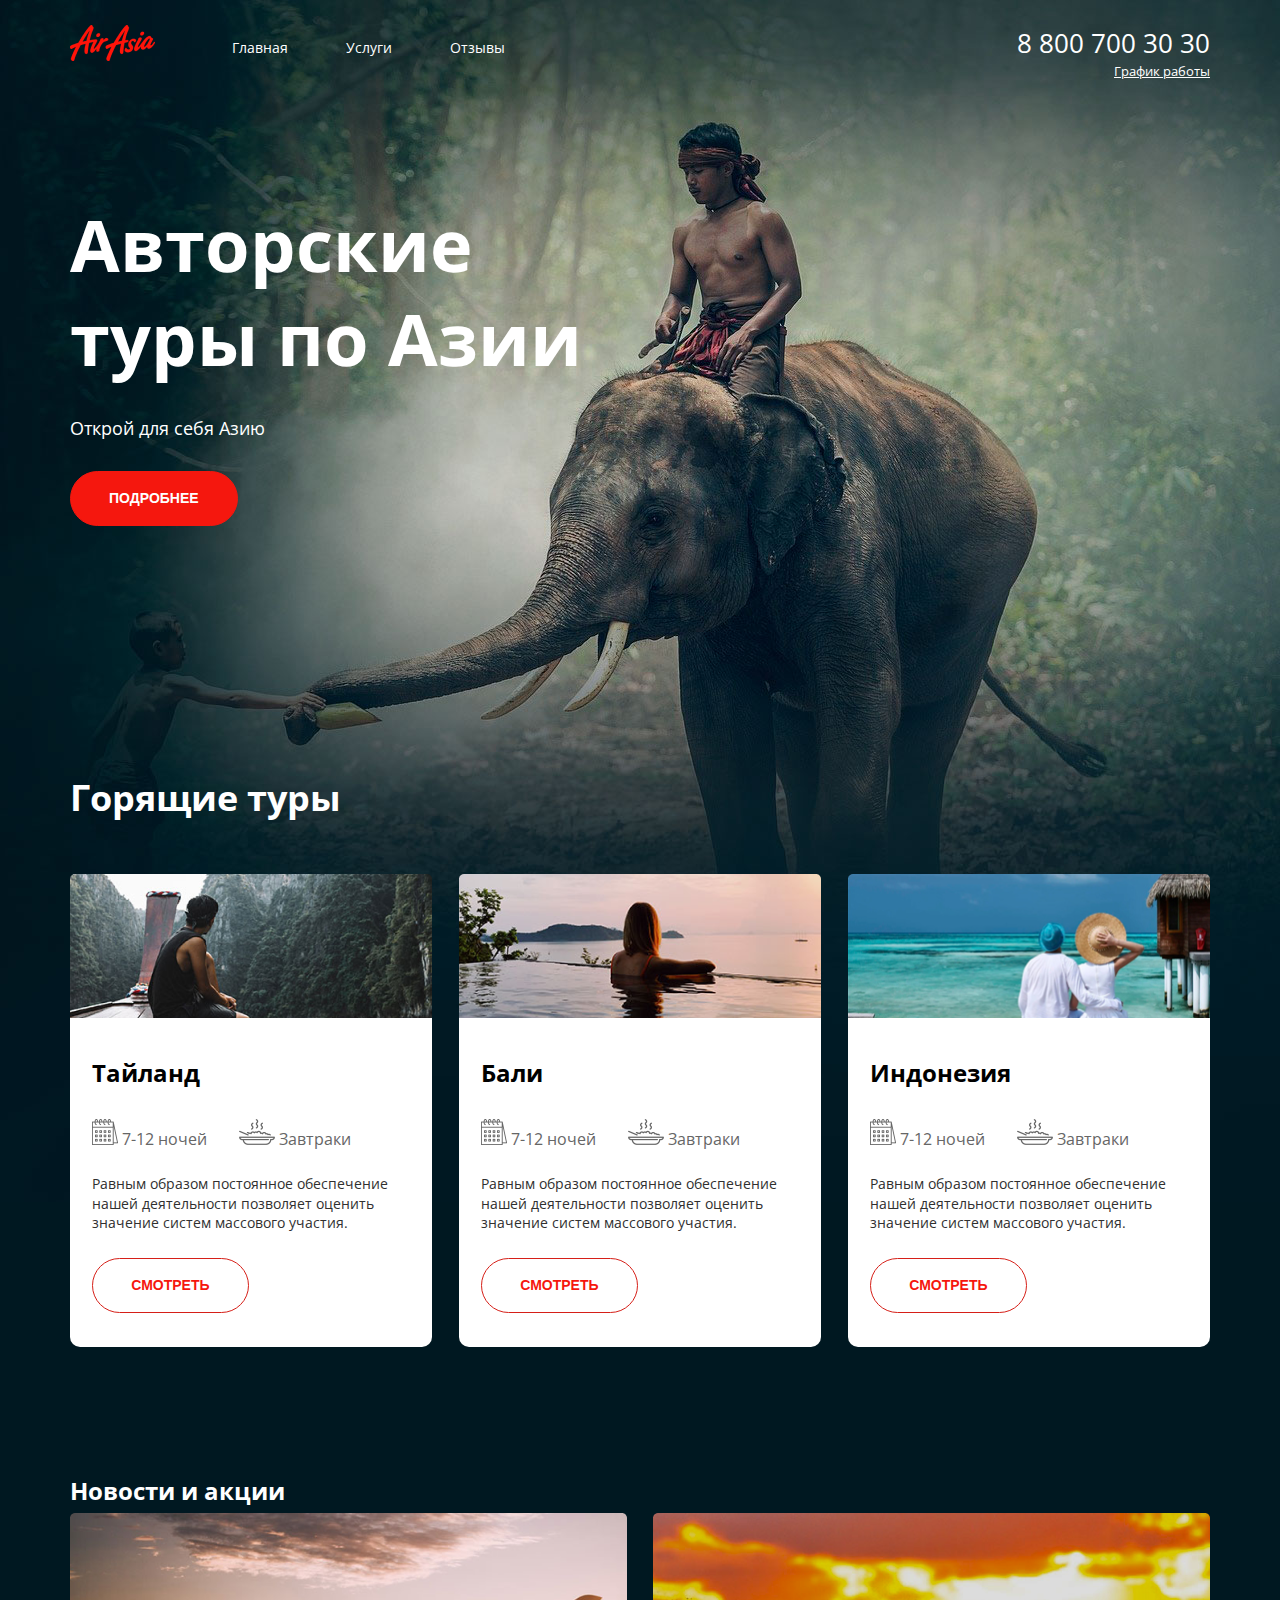
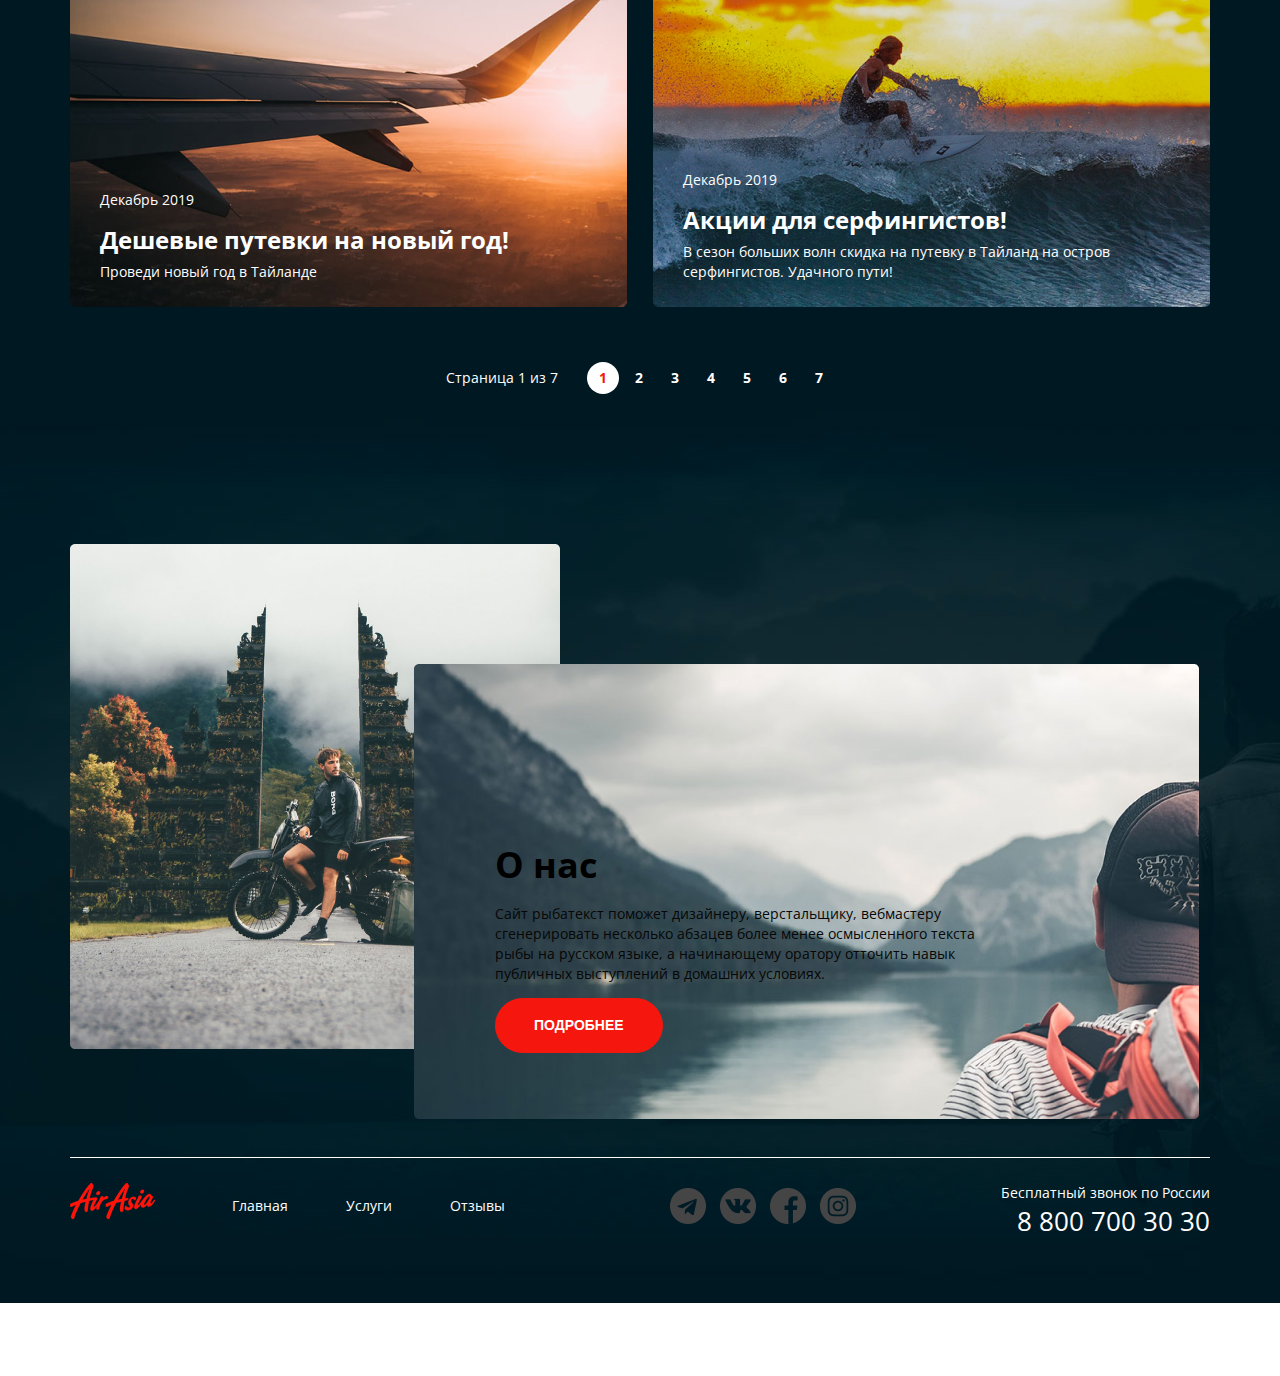
<file: index.html>
<!DOCTYPE html>
<html lang="en">
<head>
    <meta charset="UTF-8">
    <meta name="viewport" content="width=device-width, initial-scale=1.0"/>
    <link rel="preconnect" href="https://fonts.googleapis.com"/>
    <link rel="preconnect" href="https://fonts.gstatic.com" crossorigin/>
    <link href="https://fonts.googleapis.com/css2?family=Open+Sans:wght@300;400;500;600;700&display=swap" rel="stylesheet"/>
    <link rel="stylesheet" href="style.css">
    <title>Главная</title>
</head>
<body>
    <div class="wrapper main-page-wrapper">
    <div class="container">
        <!--<img src="img/1.jpg" alt="картинка-бэкграунд" class"wrapper__image"/>-->
        <header class="header">
            <div class="logo">
                <a href="#" class="logo__link">
                    <img src="img/лого.png" alt="Logo" class="logo__img">
                </a>
            </div>
            <nav class="menu">
                <ul class="menu__list">
                    <li class="menu__item">
                        <a href="#" class="menu__link">Главная</a>
                    </li>
                    <li class="menu__item">
                        <a href="#" class="menu__link">Услуги</a>
                    </li>
                    <li class="menu__item">
                        <a href="#" class="menu__link">Отзывы</a>
                    </li>
                </ul>
            </nav>   
            <address class="contacts">
                <a href="tel: +78000039210" class="contacts__phone"> 8 800 700 30 30 </a>
                <div class="contacts__dropdown-title">График работы </div>
            </address>
        </header>

        <main class="main">
            <section class="preview">
                <h1 class="preview__title">Авторские туры по Азии</h1>
                <div class="preview__text">Открой для себя Азию</div>
                <div class="preview__button">
                    <button class="button">ПОДРОБНЕЕ</button> 
                </div>
            </section>
            <section class="offers">
                <h2 class="offers__title">Горящие туры</h2>
                <ul class="offers__list">
                    <li class="offers__item">
                        <div class="offers__pic">
                            <img src="img/river.png" alt="" class="offers__img">
                        </div>
                        <div class="offers__content">
                        <div class="offers__subtitle">Тайланд</div>
                        <div class="offers__block">
                            <div class="offers__block-duration">
                                <img src="img/calendar.png" alt="картинка" class="offers__icon">
                                <div class="offers__info">7-12 ночей</div>
                            </div>
                            <div class="offers__block-meal">
                                <img src="img/meal.png" alt="картинка" class="offers__icon">
                                <div class="offers__info">Завтраки</div>
                            </div>
                        </div>
                        <div class="offers__text">
                            Равным образом постоянное обеспечение нашей деятельности позволяет оценить значение систем массового участия.
                        </div>
                        <div class="offers__button">
                            <button class="button button--line">СМОТРЕТЬ</button>
                            </button>
                        </div>
                        </div>
                    </li>
                    <li class="offers__item">
                        <div class="offers__pic">
                            <img src="img/pool.png" alt="" class="offers__img">
                        </div>
                        <div class="offers__content">
                        <div class="offers__subtitle">Бали</div>
                        <div class="offers__block">
                            <div class="offers__block-duration">
                                <img src="img/calendar.png" alt="картинка" class="offers__icon">
                                <div class="offers__info">7-12 ночей</div>
                            </div>
                            <div class="offers__block-meal">
                                <img src="img/meal.png" alt="картинка" class="offers__icon">
                                <div class="offers__info">Завтраки</div>
                            </div>
                        </div>
                        <div class="offers__text">
                            Равным образом постоянное обеспечение нашей деятельности позволяет оценить значение систем массового участия.
                        </div>
                        <div class="offers_button">
                            <button class="button button--line">СМОТРЕТЬ</button>
                            </button>
                        </div>
                        </div>
                    </li>
                    <li class="offers__item">
                        <div class="offers__pic">
                            <img src="img/ocean.png" alt="" class="offers__img">
                        </div>
                        <div class="offers__content">
                        <div class="offers__subtitle">Индонезия</div>
                        <div class="offers__block">
                            <div class="offers__block-duration">
                                <img src="img/calendar.png" alt="картинка" class="offers__icon">
                                <div class="offers__info">7-12 ночей</div>
                            </div>
                            <div class="offers__block-meal">
                                <img src="img/meal.png" alt="картинка" class="offers__icon">
                                <div class="offers__info">Завтраки</div>
                            </div>
                        </div>
                        <div class="offers__text">
                            Равным образом постоянное обеспечение нашей деятельности позволяет оценить значение систем массового участия.
                        </div>
                        <div class="offers__button">
                            <button class="button button--line">СМОТРЕТЬ</button>
                            </button>
                        </div>
                    </div>
                    </li>
                </ul>
            </section>
            <section class="news">
                    <h2 class="news__title">Новости и акции</h2>
                    <ul class="news__list">
                        <li class="news__item">
                            <img src="img/plain.png" alt="картинка-подложка" class="news__cover">
                            <div class="news__content"> 
                                <div class="news__date">
                                    <span class="news__date-month">Декабрь</span>
                                    <span class="news__date-year">2019</span>
                                </div>
                                <h3 class="news__title">Дешевые путевки на новый год!</h3>
                                <div class="news__text">Проведи новый год в Тайланде</div>
                            </div>
                        </li>
                        <li class="news__item">
                            <img src="img/Surfer.png" alt="картинка-подложка" class="news__cover">
                            <div class="news__content"> 
                            <div class="news__date">
                                <span class="news__date-month">Декабрь</span>
                                <span class="news__date-year">2019</span>
                            </div>
                            <h3 class="news__title">Акции для серфингистов!</h3>
                            <div class="news__text">В сезон больших волн скидка на путевку в Тайланд на остров серфингистов. Удачного пути!</div>
                            </div>
                        </li>
                    </ul>
                    <div class="paginator">
                        <div class="paginator__display">Страница 1 из 7</div>
                        <ul class="paginator__list">
                            <li class="paginator__item paginator__item--active">
                                <a href="#" class="paginator__link ">1</a>
                            </li>
                            <li class="paginator__item">
                                <a href="#" class="paginator__link">2</a>
                            </li>
                            <li class="paginator__item">
                                <a href="#" class="paginator__link">3</a>
                            </li>
                            <li class="paginator__item">
                                <a href="#" class="paginator__link">4</a>
                            </li>
                            <li class="paginator__item">
                                <a href="#" class="paginator__link">5</a>
                            </li>
                            <li class="paginator__item">
                                <a href="#" class="paginator__link">6</a>
                            </li>
                            <li class="paginator__item">
                                <a href="#" class="paginator__link">7</a>
                            </li>
                        </ul>
                       
                    </div>
            </section>
            <section class="about">
                <div class="about__image">
                    <img src="img/gates.png" alt="gates" class="about__img-pictures"/>
                </div>
                <div class="about__content">
                    <img src="img/mountains.png" alt="картинка2" class="about__img-content">
                    <div class="about__text">
                    <h2 class="about__title">О нас</h2>
                    <div class="about__desc">
                        <p>Cайт рыбатекст поможет дизайнеру, верстальщику, вебмастеру сгенерировать несколько абзацев более менее осмысленного текста рыбы на русском языке, а начинающему оратору отточить навык публичных выступлений в домашних условиях. </p>
                    </div>
                    <div class="about__button">
                        <button class="button">ПОДРОБНЕЕ</button>
                        </button>
                    </div>
                    </div>  
                </div>
            </section>
        </main>

        <footer class="footer">
            <div class="logo">
                <a href="#" class="logo__link">
                    <img src="img/лого.png" alt="Logo" class="logo__img">
            </div>
            <nav class="menu">
                <ul class="menu__list">
                    <li class="menu__item">
                        <a href="#" class="menu__link">Главная</a>
                    </li>
                    <li class="menu__item">
                        <a href="#" class="menu__link">Услуги</a>
                    </li>
                    <li class="menu__item">
                        <a href="#" class="menu__link">Отзывы</a>
                    </li>
                </ul>
            </nav>
            <div class="socials">   
                <ul class="socials__list">
                    <li class="socials__item">

                        <a href="#" class="social__link">
                            <img src="img/telegram.png" alt="Twitter" class="socials__icon" />
                        </a>
                    </li>
                    <li class="socials__item">
                        <a href="#" class="social__link">
                            <img src="img/vk.png" alt="VK" class="socials__icon" />
                        </a>
                    </li>
                    <li class="socials__item">
                        <a href="#" class="social__link">
                            <img src="img/f.png" alt="Facebook" class="socials__icon" />
                        </a>
                    </li>
                    <li class="socials__item">
                        <a href="#" class="social__link">
                            <img src="img/in.png" alt="Instagram" class="socials__icon" />
                        </a>
                    </li>
                </ul>
            </div> 
            <address class="contacts">
                <div class="contacts__text">Бесплатный звонок по России</div> 
                <a href="tel: +78000039210" class="contacts__phone"> 8 800 700 30 30 </a>
            </address>
        </footer>
    </div>
    </div>
</body>
</html>
</file>
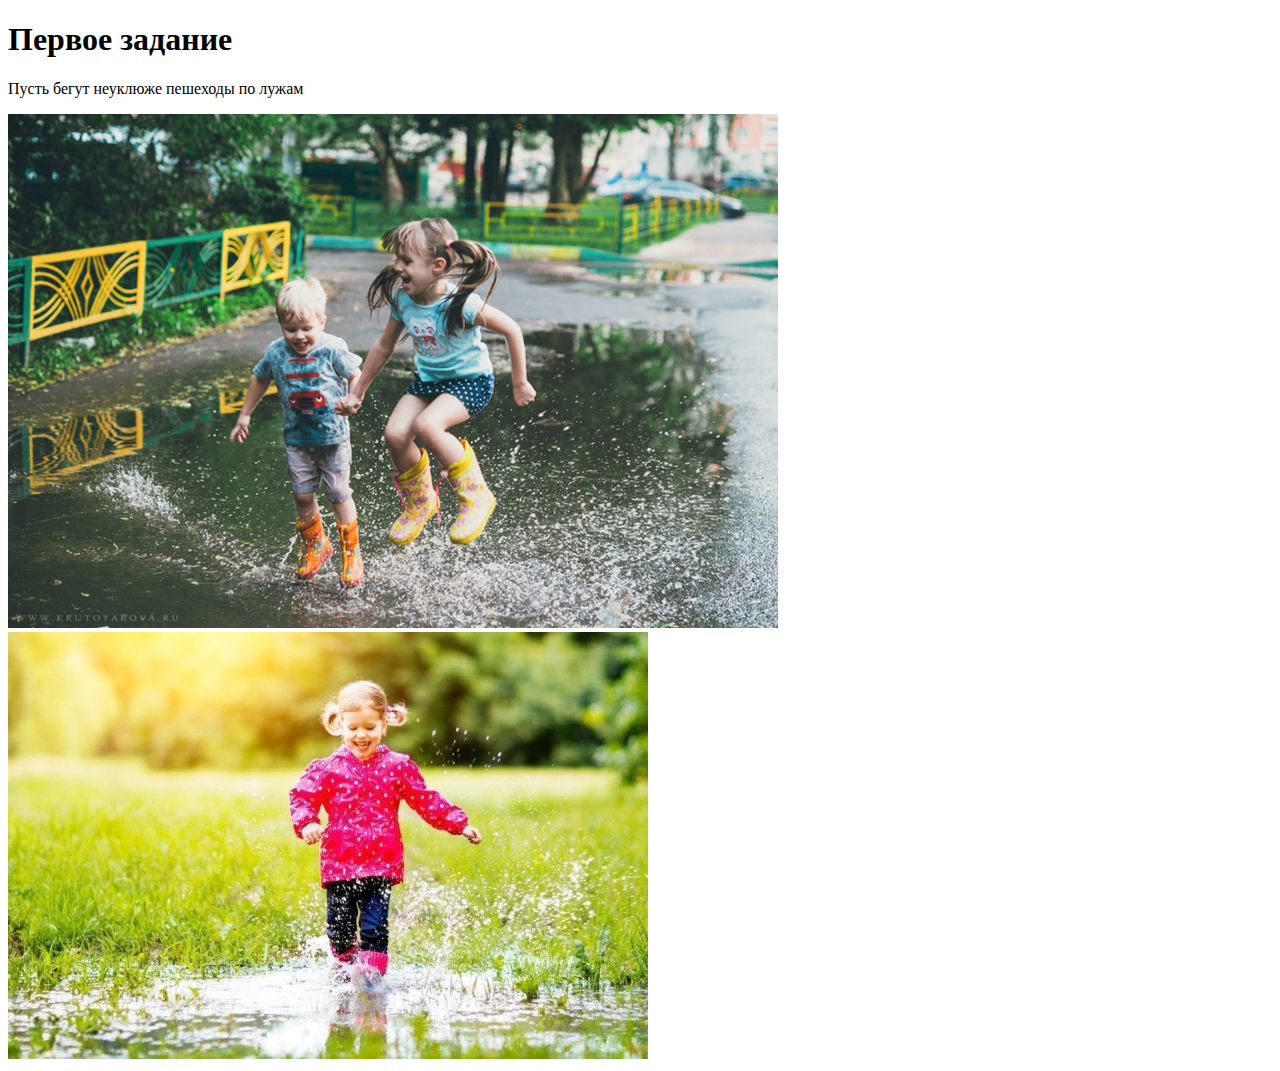
<file: folder/inner/index.html>
<!doctype html>
<html lang="ru">

<head>
    <meta charset="utf-8">
    <title>Тестовая страничка</title>
</head>

<body>
    <h1>Первое задание</h1>
    <p>
        Пусть бегут неуклюже пешеходы по лужам
    </p>
    <img src="/img/img1.png" alt="Здесь будет веселая картинка">
    <img src="../../img/img2.png" alt="Здесь будет веселая картинка">

</body>

 
</html>
</file>
<file: style.css>
*{
box-sizing: border-box;
color: #fff;
font-size: 14px;
line-height: 1.42;
}

body{
    margin: 0;
    height: 100%;
    width: 100%;
    font-family: 'Open Sans', sans-serif;
    -webkit-font-smooting: antialiased;
    -moz-osx-font-smooting: grayscale;
}

ul{   
    margin: 0;
    padding: 0;
}

ul li{
    list-style: none;
}

h1, h2, h3, h4, h5, h6{
    margin: 0;
    font-weight: normal;
}



a{
    color: inherit;
    text-decoration: none;
}

p{
    color:#060606;
}
.wrapper{
    height: 100%;
    width: 100%;
    background: #001821;
}


.main-page-wrapper{
    background: url(img/1.png) center top no-repeat, url(img/2.png) center bottom no-repeat, url(img/фон.png) center center no-repeat
}

.container{
    width: 1140px;
    margin: 0 auto;
}

.button{
    background: #F5170E;
    font-weight: 700;
    line-height: 19px;
    text-transform: uppercase;
    color: #FFFFFF;
    padding: 17px 38px;
    cursor: pointer;
    transition: .3s;
    border: 1px solid #F5170E;
    border-radius: 35px;
    display: inline-block;
}

.button:hover{
    background: #DA0100;
}

.button--line{
background: #fff;
color: #F5170E;
border-color: #d61f18;
}

.button--line:hover{
    color: #FFFFFF
}

.header{
   position: relative; 
   min-height: 125px;
   margin-bottom: 73px;
}

.logo, .menu, .contacts{
    position: absolute;
} 

.logo{
    top: 25px;
    left: 0px;
    display: block;
    position: absolute;
}

.menu{
    position: absolute;
    top: 37px;
    left: 298px;
    transform: translateX(-50%);
}

.contacts{
    right: 0;
    top: 25px;
    position: absolute;
}

.menu__item{
  display: inline-block;
  vertical-align: middle;
  margin-right: 54px;  
}

.menu__item:last-child{
    margin-right: 0px;
}


.menu__link{
    text-decoration: none;
}

.menu__link:hover{
    color: #d61f18;
}

.contacts{
    font-style: normal;
    text-align: right;
}

.contacts__phone{
    text-decoration: none;
    font-size: 26px;
    margin-bottom: 1px;
    margin-right: 0px;
}

.contacts__dropdown-title{
    font-size: 13px;
    text-decoration: underline;
}


.preview{
    width: 520px;
    text-align: left;
    margin-bottom: 246px;
}

.preview__title{
    font-weight: 700;
    font-size: 72px;
    line-height: 1.3;
    margin-bottom: 31px;
}


.preview__text{
    font-size: 18px; 
    margin-bottom: 29px;
}


.offers__item{
    display: inline-block;
    width: 362px;
    background: #FFFFFF;
    padding: 0.25px;
    min-height: 450px;
    border-radius: 10px;
    margin-right: 23px;
    color: #666666;
}

.offers__item:last-child{
    margin-right: 0;
}

.offers-pic{
    min-height: 144px;
    margin-bottom: 305px;
}

.offers__content{
    padding: 33px 22px;
    color:#303030
}



.offers__subtitle{
    font-weight: 700;
    font-size: 24px;
    line-height: 33px;
    color: #000000;
    margin-bottom: 30px;

}
.offers__block{
    display: inline-block;
    vertical-align: top;
    font-size: 16px;
    margin-right: 28px;
    color: #666666;
}

.offers__block:last-child{
    margin-right: 0;
}

.offers__block-duration{
    font-size: 16px;
}

.offers__block-duration, .offers__block-meal{
    display: inline-block;
}

.offers__block-duration{
    margin-right: 28px;
}



.offers__info{
    font-size: 16px;
    color: #666666;
    margin-bottom: 23px;
    display: inline-block;
}
.offers__text{
    font-weight: 400;
    align-items: center;
    color: #303030;
    margin-bottom: 25px;
}

.offers{
    margin-bottom: 127px;
}




.offers__title{
    font-size: 36px;
    font-weight: bold;
    margin-bottom: 51px;
    vertical-align: top;
    position: relative;
}


.news__title{
    font-size: 36px;
    font-weight: bold;
    margin-bottom: 51px;
    vertical-align: top;
    position: relative;
}



.news__item{
    width: 557px;
    display: inline-block;
    vertical-align: top;
    position: relative;
    border-radius: 4px;
    overflow: hidden;
    margin-right: 22px;
}

.news__item:last-child{
    margin-right: 0;
}

.news__cover{
    display: block;
    width: 100%;
    height: 100%;
    object-fit: cover;
}

.news__content{
    position: absolute;
    left: 0;
    right: 0;
    bottom: 0;
    padding: 25px 30px;
    min-height: 140px;
}

.news__title{
    font-size: 24px;
    font-weight: bold;
    margin-bottom: 5px;
}

.news__date{
    margin-bottom: 13px;
}

.news__list{
    margin-bottom: 55px;
}

.paginator{
    text-align: center;
    vertical-align: middle;
    font-size: 16px;
}

.paginator__display{
    margin-right: 25px;
}

.paginator__display, .paginator__list, .paginator__item{
    display: inline-block;
    vertical-align: middle;
}

.paginator__item{
    display: inline-block;
    vertical-align: middle;
}

.paginator__link{
    display: inline-block;
    width: 32px;
    height: 32px;
    border-radius: 50%;
    position: relative;
    text-decoration: none;
    font-weight: bold;
    line-height: 32px;
    background: transparent;
    border-radius: 50%;
    

}

.paginator__link:hover {
    background: #FFFFFF;
    color: #F5170E;
}

.paginator__item--active .paginator__link {
    background: #FFFFFF;
    color: #F5170E;
    border-radius: 50%
}

.about{
    margin-top: 150px;
    margin-bottom: 38px;
}

.about__img-content{
    object-fit: cover;
    width: 785px;
    height: 455px;
}

.about__title{
    font-size: 36px;
    font-weight: bold;
    color:#000000
}

.about__image{
    display: inline-block
}

.about__text{
    position: absolute;
    color: #060606;
    font-size: 16px;
    left: 0;
    right: 0;
    bottom: 0;
    padding: 66px 202px 66px 81px;
}

.about__desc{
    color:#060606;
}



.about__content{
    display: inline-block;
    border-radius: 5px;
    vertical-align: top;
    width: 785px;
    height: 455px;
    margin-left: -150px;
    margin-top: 120px;
    position: relative;
    color: #060606;
}

.footer{
    position: relative;
    min-height: 146px;
    margin-bottom: 73px;
    border-top: 1px solid #FFFFFF;
    ;
}


.social__link {
    display: block;
    text-decoration: none;
    width: 36px;
    height: 36px;
}



.socials__item{
    display: inline-block;
    vertical-align: middle;
    margin-right: 10px;
}

.socials{
    position: absolute;
    top: 30px;
    right: 354px;
}





.socials__item:last-child{
    margin-right: 0;
}
</file>
